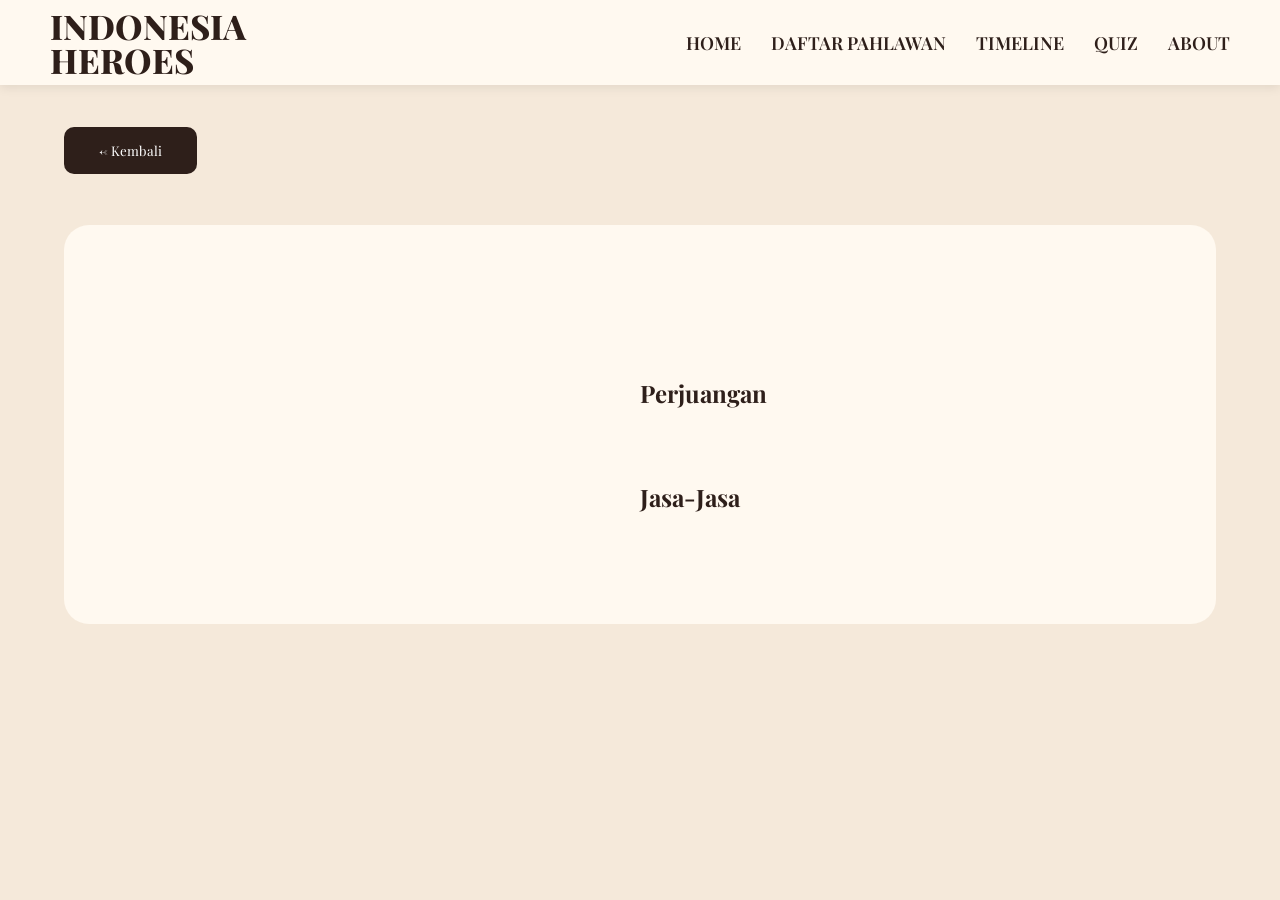
<file: detail-pahlawan.html>
<!DOCTYPE html>
<html lang="id">

<head>

<meta charset="UTF-8">
<meta name="viewport" content="width=device-width, initial-scale=1.0">

<title>Detail Pahlawan</title>

<link rel="stylesheet" href="style.css">

<link href="https://fonts.googleapis.com/css2?family=Playfair+Display:wght@400;600;700;800&display=swap" rel="stylesheet">

</head>

<body>

<nav>

<div class="logo">

<h1>INDONESIA<br>HEROES</h1>

</div>

<div class="menu">

<a href="index.html">HOME</a>

<a href="daftar-pahlawan.html">DAFTAR PAHLAWAN</a>

<a href="timeline.html">TIMELINE</a>

<a href="quiz.html">QUIZ</a>

<a href="about.html">ABOUT</a>

</div>

</nav>

<div class="container">

<br><br>

<button class="btn"
onclick="history.back()">

← Kembali

</button>

<br><br>

<div class="hero"

style="align-items:flex-start;">

<div class="hero-image">

<img
id="foto">

</div>

<div class="hero-text">

<h1 id="nama"></h1>

<br>

<p id="biodata"></p>

<br>

<h2>Perjuangan</h2>

<br>

<p id="perjuangan"></p>

<br>

<h2>Jasa-Jasa</h2>

<br>

<p id="jasa"></p>

</div>

</div>

</div>

<script>

const id =
new URLSearchParams(window.location.search).get("id");

const foto =
document.getElementById("foto");

const nama =
document.getElementById("nama");

const biodata =
document.getElementById("biodata");

const perjuangan =
document.getElementById("perjuangan");

const jasa =
document.getElementById("jasa");

if(id=="soekarno"){

foto.src="images/Soekarno.png";

nama.innerHTML="Ir. Soekarno";

biodata.innerHTML=`

<b>Nama Lengkap :</b> Ir. Soekarno (Bung Karno)

<br><br>

<b>Nama Lahir :</b> Koesno Sosrodihardjo

<br><br>

<b>Lahir :</b> Surabaya, 6 Juni 1901

<br><br>

<b>Wafat :</b> Jakarta, 21 Juni 1970

<br><br>

<b>Agama :</b> Islam

<br><br>

<b>Pendidikan :</b> Technische Hoogeschool te Bandoeng (ITB)

<br><br>

<b>Jabatan :</b> Presiden Pertama Republik Indonesia

`;

perjuangan.innerHTML=`

• Bersama Mohammad Hatta memproklamasikan kemerdekaan Indonesia.

<br><br>

• Merumuskan dasar negara Pancasila.

<br><br>

• Memimpin perjuangan bangsa menuju kemerdekaan.

<br><br>

• Menjadi Presiden pertama Republik Indonesia.

`;

jasa.innerHTML=`

• Membacakan teks Proklamasi.

<br><br>

• Mempersatukan rakyat Indonesia.

<br><br>

• Meletakkan dasar pemerintahan Indonesia.

`;

}

if(id=="kartini"){

foto.src="images/Kartini.png";

nama.innerHTML="R.A Kartini";

biodata.innerHTML=`

<b>Lahir :</b> Jepara, 21 April 1879

<br><br>

<b>Wafat :</b> Rembang, 17 September 1904

<br><br>

<b>Julukan :</b> Pelopor Emansipasi Wanita Indonesia

`;

perjuangan.innerHTML=`

Memperjuangkan hak perempuan Indonesia terutama dalam pendidikan.

`;

jasa.innerHTML=`

Membuka jalan bagi pendidikan perempuan Indonesia dan menjadi inspirasi emansipasi wanita.

`;

}

if(id=="sudirman"){

foto.src="images/Jenderal Sudirman.png";

nama.innerHTML="Jenderal Sudirman";

biodata.innerHTML=`

<b>Lahir :</b> Purbalingga, 24 Januari 1916

<br><br>

<b>Wafat :</b> Magelang, 29 Januari 1950

<br><br>

<b>Julukan :</b> Panglima Besar TNI Pertama

`;

perjuangan.innerHTML=`

Memimpin perang gerilya mempertahankan kemerdekaan Indonesia melawan Belanda.

`;

jasa.innerHTML=`

Menjadi simbol perjuangan dan kepemimpinan TNI Indonesia.

`;

}

if(id=="cutnyakdien"){

foto.src="images/Cut Nyak Dien.png";

nama.innerHTML="Cut Nyak Dien";

biodata.innerHTML=`

<b>Lahir :</b> Lampadang, Aceh Besar, sekitar tahun 1848

<br><br>

<b>Wafat :</b> Sumedang, 6 November 1908

<br><br>

<b>Julukan :</b> Srikandi dari Aceh

`;

perjuangan.innerHTML=`

Memimpin rakyat Aceh melawan penjajah Belanda dengan semangat yang luar biasa.

`;

jasa.innerHTML=`

Menjadi simbol keberanian perempuan Indonesia dalam perjuangan kemerdekaan.

`;

}
// ===============================
// DEWI SARTIKA
// ===============================

if(id=="dewisartika"){

foto.src="images/Dewi Sartika.png";

nama.innerHTML="Dewi Sartika";

biodata.innerHTML=`

<b>Nama Lengkap :</b> Dewi Sartika

<br><br>

<b>Tempat, Tanggal Lahir :</b> Bandung, 4 Desember 1884

<br><br>

<b>Wafat :</b> Tasikmalaya, 11 September 1947

<br><br>

<b>Agama :</b> Islam

<br><br>

<b>Julukan :</b> Pelopor Pendidikan Perempuan Indonesia

`;

perjuangan.innerHTML=`

• Mendirikan Sekolah Istri di Bandung tahun 1904.

<br><br>

• Memperjuangkan pendidikan bagi kaum perempuan.

<br><br>

• Mengajarkan keterampilan dan ilmu pengetahuan kepada wanita pribumi.

`;

jasa.innerHTML=`

• Pelopor pendidikan perempuan Indonesia.

<br><br>

• Menginspirasi lahirnya sekolah perempuan di berbagai daerah.

`;

}


// ===============================
// DR SOEPOMO
// ===============================

if(id=="soepomo"){

foto.src="images/Dr.Soepomo.png";

nama.innerHTML="Dr. Soepomo";

biodata.innerHTML=`

<b>Nama Lengkap :</b> Prof. Mr. Dr. Soepomo

<br><br>

<b>Tempat, Tanggal Lahir :</b> Sukoharjo, 22 Januari 1903

<br><br>

<b>Wafat :</b> Jakarta, 12 September 1958

<br><br>

<b>Julukan :</b> Arsitek UUD 1945

`;

perjuangan.innerHTML=`

• Menjadi anggota BPUPKI.

<br><br>

• Merumuskan dasar negara Indonesia.

<br><br>

• Menyusun UUD 1945.

`;

jasa.innerHTML=`

• Berperan besar dalam penyusunan UUD 1945.

<br><br>

• Menjadi Menteri Kehakiman pertama Indonesia.

`;

}


// ===============================
// KI HADJAR DEWANTARA
// ===============================

if(id=="kihadjar"){

foto.src="images/Ki Hadjar Dewantara.png";

nama.innerHTML="Ki Hadjar Dewantara";

biodata.innerHTML=`

<b>Nama Lengkap :</b> R.M. Soewardi Soerjaningrat

<br><br>

<b>Tempat, Tanggal Lahir :</b> Yogyakarta, 2 Mei 1889

<br><br>

<b>Wafat :</b> Yogyakarta, 26 April 1959

<br><br>

<b>Julukan :</b> Bapak Pendidikan Nasional

`;

perjuangan.innerHTML=`

• Mendirikan Perguruan Taman Siswa.

<br><br>

• Memperjuangkan pendidikan untuk seluruh rakyat Indonesia.

`;

jasa.innerHTML=`

• Tokoh pendidikan Indonesia.

<br><br>

• Hari lahirnya diperingati sebagai Hari Pendidikan Nasional.

`;

}


// ===============================
// MOHAMMAD HATTA
// ===============================

if(id=="hatta"){

foto.src="images/Mohammad Hatta.png";

nama.innerHTML="Mohammad Hatta";

biodata.innerHTML=`

<b>Nama Lengkap :</b> Drs. Mohammad Hatta

<br><br>

<b>Tempat, Tanggal Lahir :</b> Bukittinggi, 12 Agustus 1902

<br><br>

<b>Wafat :</b> Jakarta, 14 Maret 1980

<br><br>

<b>Julukan :</b> Bapak Koperasi Indonesia

`;

perjuangan.innerHTML=`

• Mendampingi Soekarno memproklamasikan kemerdekaan Indonesia.

<br><br>

• Menjadi Wakil Presiden pertama Indonesia.

`;

jasa.innerHTML=`

• Proklamator Indonesia.

<br><br>

• Mengembangkan koperasi Indonesia.

`;

}


// ===============================
// PANGERAN DIPONEGORO
// ===============================

if(id=="diponegoro"){

foto.src="images/Pangeran Diponegoro.png";

nama.innerHTML="Pangeran Diponegoro";

biodata.innerHTML=`

<b>Nama Lengkap :</b> Bendara Raden Mas Mustahar

<br><br>

<b>Tempat, Tanggal Lahir :</b> Yogyakarta, 11 November 1785

<br><br>

<b>Wafat :</b> Makassar, 8 Januari 1855

<br><br>

<b>Julukan :</b> Pahlawan Perang Jawa

`;

perjuangan.innerHTML=`

• Memimpin Perang Jawa tahun 1825-1830.

<br><br>

• Menggerakkan rakyat melawan Belanda.

`;

jasa.innerHTML=`

• Menjadi simbol perjuangan melawan kolonialisme.

`;

}


// ===============================
// PANGERAN ANTASARI
// ===============================

if(id=="antasari"){

foto.src="images/Pangeran Antasari.png";

nama.innerHTML="Pangeran Antasari";

biodata.innerHTML=`

<b>Tempat, Tanggal Lahir :</b> Banjar, 1797

<br><br>

<b>Wafat :</b> Hulu Sungai, 11 Oktober 1862

<br><br>

<b>Julukan :</b> Pahlawan Perang Banjar

`;

perjuangan.innerHTML=`

• Memimpin Perang Banjar melawan Belanda.

`;

jasa.innerHTML=`

• Menyatukan rakyat Banjar melawan penjajah.

`;

}


// ===============================
// SULTAN HASANUDDIN
// ===============================

if(id=="hasanuddin"){

foto.src="images/Sultan Hasanuddin.png";

nama.innerHTML="Sultan Hasanuddin";

biodata.innerHTML=`

<b>Tempat, Tanggal Lahir :</b> Makassar, 12 Januari 1631

<br><br>

<b>Wafat :</b> Makassar, 12 Juni 1670

<br><br>

<b>Julukan :</b> Ayam Jantan dari Timur

`;

perjuangan.innerHTML=`

• Memimpin Kesultanan Gowa melawan VOC.

`;

jasa.innerHTML=`

• Menjadi simbol keberanian rakyat Sulawesi Selatan.

`;

}


// ===============================
// SUTOMO (BUNG TOMO)
// ===============================

if(id=="sutomo"){

foto.src="images/Sutomo.png";

nama.innerHTML="Sutomo (Bung Tomo)";

biodata.innerHTML=`

<b>Tempat, Tanggal Lahir :</b> Surabaya, 3 Oktober 1920

<br><br>

<b>Wafat :</b> Arab Saudi, 7 Oktober 1981

<br><br>

<b>Julukan :</b> Bung Tomo

`;

perjuangan.innerHTML=`

• Mengobarkan semangat rakyat Surabaya melalui pidato-pidatonya.

<br><br>

• Memimpin perjuangan mempertahankan kemerdekaan Indonesia.

`;

jasa.innerHTML=`

• Ikon Pertempuran Surabaya 10 November 1945.

`;

}

</script>

</body>

</html>
</file>
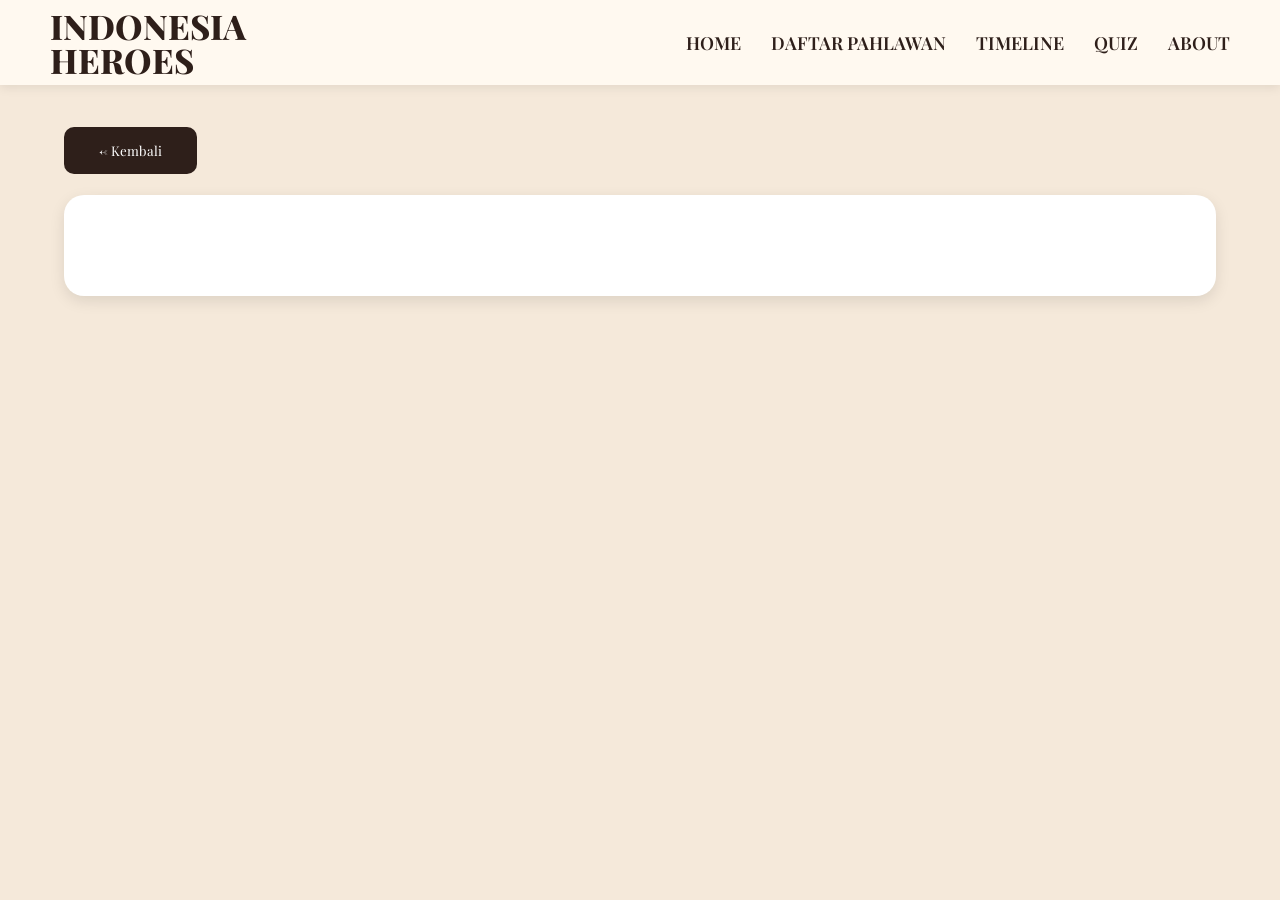
<file: timeline-detail.html>
<!DOCTYPE html>
<html lang="id">

<head>

<meta charset="UTF-8">
<meta name="viewport" content="width=device-width, initial-scale=1.0">

<title>Detail Timeline</title>

<link rel="stylesheet" href="style.css">

<link href="https://fonts.googleapis.com/css2?family=Playfair+Display:wght@400;600;700;800&display=swap" rel="stylesheet">

</head>

<body>

<nav>

<div class="logo">
<h1>INDONESIA<br>HEROES</h1>
</div>

<div class="menu">

<a href="index.html">HOME</a>
<a href="daftar-pahlawan.html">DAFTAR PAHLAWAN</a>
<a href="timeline.html">TIMELINE</a>
<a href="quiz.html">QUIZ</a>
<a href="about.html">ABOUT</a>

</div>

</nav>

<div class="container">

<br><br>

<button class="btn"
onclick="history.back()">

← Kembali

</button>

<br><br>

<div
style="background:white;padding:40px;border-radius:20px;box-shadow:0 5px 15px rgba(0,0,0,.1);">

<h1 id="judul"></h1>

<br>

<p
id="isi"
style="line-height:35px;font-size:20px;">

</p>

</div>

</div>

<script>

const id =
new URLSearchParams(window.location.search).get("id");

const judul =
document.getElementById("judul");

const isi =
document.getElementById("isi");

if(id=="budiutomo"){

judul.innerHTML="Budi Utomo";

isi.innerHTML=`

Budi Utomo adalah organisasi pergerakan nasional pertama di Indonesia yang didirikan di Batavia pada 20 Mei 1908 oleh Dr. Sutomo dan para mahasiswa STOVIA.

<br><br>

<b>Penggagas :</b> dr. Wahidin Soedirohusodo.

<br><br>

<b>Pendiri :</b> Dr. Sutomo bersama pelajar STOVIA.

<br><br>

<b>Tujuan :</b> Memajukan pendidikan dan kebudayaan masyarakat pribumi.

<br><br>

Tanggal 20 Mei kemudian ditetapkan sebagai Hari Kebangkitan Nasional.

`;

}

if(id=="sarekatislam"){

judul.innerHTML="Sarekat Islam";

isi.innerHTML=`

Didirikan pada tahun 1912 oleh H.O.S Tjokroaminoto.

Bertujuan meningkatkan kesejahteraan rakyat pribumi dan memperjuangkan persatuan umat Islam Indonesia.

`;

}

if(id=="muhammadiyah"){

judul.innerHTML="Muhammadiyah";

isi.innerHTML=`

Didirikan oleh KH Ahmad Dahlan pada tahun 1912 di Yogyakarta.

Organisasi ini bergerak di bidang pendidikan, kesehatan, dan sosial.

`;

}

if(id=="pki"){

judul.innerHTML="PKI Berdiri";

isi.innerHTML=`

Partai Komunis Indonesia berdiri tahun 1920 dan menjadi salah satu partai politik terbesar sebelum dibubarkan.

`;

}

if(id=="pni"){

judul.innerHTML="PNI Berdiri";

isi.innerHTML=`

PNI didirikan Ir. Soekarno pada tahun 1927 sebagai wadah perjuangan kemerdekaan Indonesia.

`;

}

if(id=="sumpahpemuda"){

judul.innerHTML="Sumpah Pemuda";

isi.innerHTML=`

28 Oktober 1928 menjadi tonggak persatuan bangsa Indonesia melalui ikrar satu tanah air, satu bangsa, dan satu bahasa Indonesia.

`;

}

if(id=="jepang"){

judul.innerHTML="Jepang Masuk Indonesia";

isi.innerHTML=`

Pada tahun 1942 Jepang berhasil menguasai Indonesia setelah mengalahkan Belanda.

`;

}

if(id=="peta"){

judul.innerHTML="PETA Dibentuk";

isi.innerHTML=`

PETA dibentuk oleh Jepang tahun 1943 sebagai pasukan pertahanan yang kemudian menjadi cikal bakal TNI.

`;

}

if(id=="proklamasi"){

judul.innerHTML="Proklamasi Kemerdekaan";

isi.innerHTML=`

17 Agustus 1945 Ir. Soekarno dan Mohammad Hatta memproklamasikan kemerdekaan Indonesia.

`;

}

if(id=="uud1945"){

judul.innerHTML="Pengesahan UUD 1945";

isi.innerHTML=`

18 Agustus 1945 PPKI mengesahkan UUD 1945 sebagai dasar negara Indonesia.

`;

}

if(id=="kemerdekaan"){

judul.innerHTML="Perjuangan Mempertahankan Kemerdekaan";

isi.innerHTML=`

Periode 1945-1949 merupakan masa perjuangan rakyat Indonesia mempertahankan kemerdekaan dari Belanda.

`;

}

if(id=="surabaya"){

judul.innerHTML="Pertempuran Surabaya";

isi.innerHTML=`

10 November 1945 terjadi pertempuran besar di Surabaya yang dipimpin Bung Tomo.

Hari ini diperingati sebagai Hari Pahlawan.

`;

}

if(id=="kmb"){

judul.innerHTML="Konferensi Meja Bundar";

isi.innerHTML=`

Konferensi Meja Bundar tahun 1949 menghasilkan pengakuan kedaulatan Indonesia oleh Belanda.

`;

}

if(id=="kaa"){

judul.innerHTML="Konferensi Asia Afrika";

isi.innerHTML=`

Konferensi Asia Afrika tahun 1955 di Bandung mempererat kerja sama negara-negara Asia dan Afrika.

`;

}

if(id=="g30s"){

judul.innerHTML="G30S/PKI";

isi.innerHTML=`

Peristiwa Gerakan 30 September 1965 menjadi salah satu peristiwa penting dalam sejarah politik Indonesia.

`;

}

if(id=="ordebaru"){

judul.innerHTML="Orde Baru";

isi.innerHTML=`

Era Orde Baru dimulai tahun 1966 di bawah kepemimpinan Presiden Soeharto.

`;

}

if(id=="reformasi"){

judul.innerHTML="Reformasi Indonesia";

isi.innerHTML=`

Reformasi tahun 1998 menandai berakhirnya Orde Baru dan dimulainya era demokrasi yang lebih terbuka di Indonesia.

`;

}

</script>

</body>

</html>
</file>
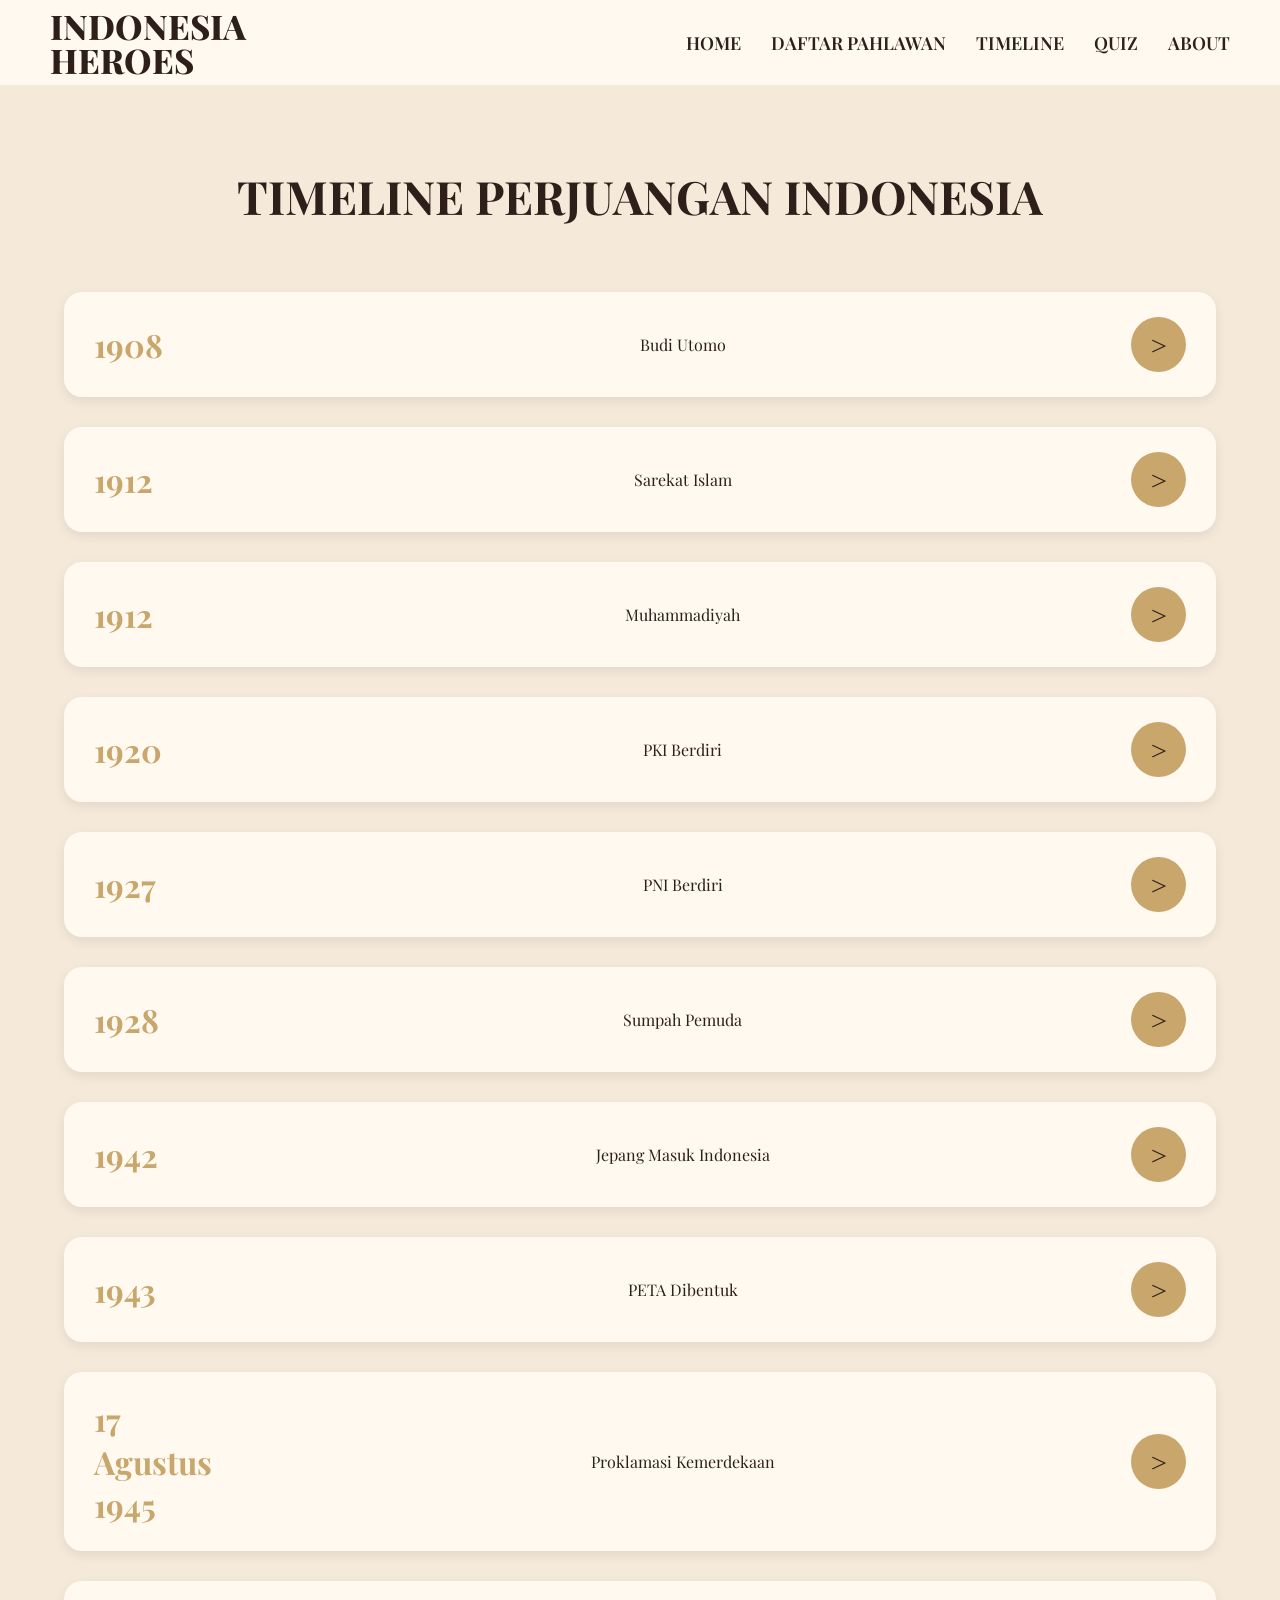
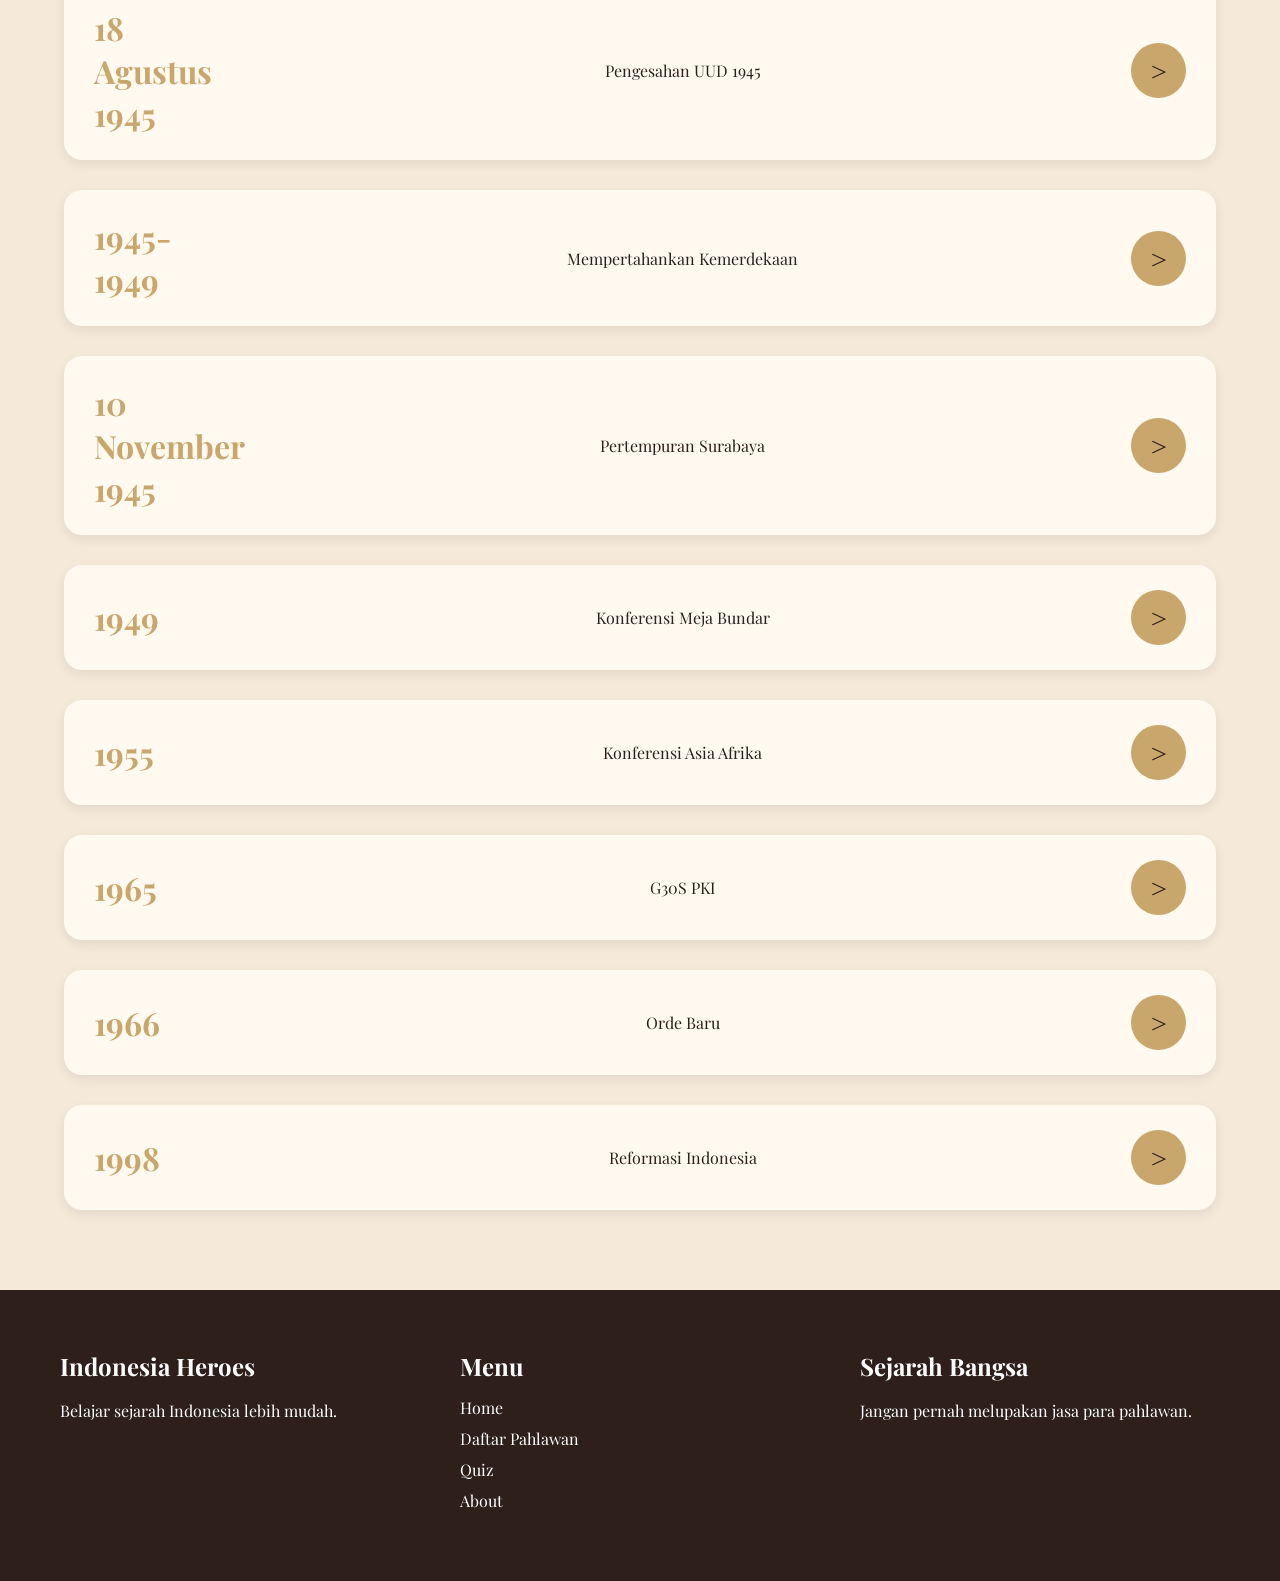
<file: timeline.html>
<!DOCTYPE html>
<html lang="id">

<head>

<meta charset="UTF-8">
<meta name="viewport" content="width=device-width, initial-scale=1.0">

<title>Timeline Indonesia</title>

<link rel="stylesheet" href="style.css">

<link href="https://fonts.googleapis.com/css2?family=Playfair+Display:wght@400;500;700;800&display=swap" rel="stylesheet">

</head>

<body>

<nav>

<div class="logo">
<h1>INDONESIA<br>HEROES</h1>
</div>

<div class="menu">

<a href="index.html">HOME</a>
<a href="daftar-pahlawan.html">DAFTAR PAHLAWAN</a>
<a href="timeline.html">TIMELINE</a>
<a href="quiz.html">QUIZ</a>
<a href="about.html">ABOUT</a>

</div>

</nav>

<div class="container">

<h1 class="section-title">

TIMELINE PERJUANGAN INDONESIA

</h1>

<section class="timeline">

<div class="line"></div>

<div class="timeline-box">

<h2>1908</h2>

<div class="timeline-card">

Budi Utomo

</div>

<div class="timeline-btn"

onclick="location.href='timeline-detail.html?id=budiutomo'">

>

</div>

</div>

<div class="timeline-box">

<h2>1912</h2>

<div class="timeline-card">

Sarekat Islam

</div>

<div class="timeline-btn"

onclick="location.href='timeline-detail.html?id=sarekatislam'">

>

</div>

</div>

<div class="timeline-box">

<h2>1912</h2>

<div class="timeline-card">

Muhammadiyah

</div>

<div class="timeline-btn"

onclick="location.href='timeline-detail.html?id=muhammadiyah'">

>

</div>

</div>

<div class="timeline-box">

<h2>1920</h2>

<div class="timeline-card">

PKI Berdiri

</div>

<div class="timeline-btn"

onclick="location.href='timeline-detail.html?id=pki'">

>

</div>

</div>

<div class="timeline-box">

<h2>1927</h2>

<div class="timeline-card">

PNI Berdiri

</div>

<div class="timeline-btn"

onclick="location.href='timeline-detail.html?id=pni'">

>

</div>

</div>

<div class="timeline-box">

<h2>1928</h2>

<div class="timeline-card">

Sumpah Pemuda

</div>

<div class="timeline-btn"

onclick="location.href='timeline-detail.html?id=sumpahpemuda'">

>

</div>

</div>

<div class="timeline-box">

<h2>1942</h2>

<div class="timeline-card">

Jepang Masuk Indonesia

</div>

<div class="timeline-btn"

onclick="location.href='timeline-detail.html?id=jepang'">

>

</div>

</div>

<div class="timeline-box">

<h2>1943</h2>

<div class="timeline-card">

PETA Dibentuk

</div>

<div class="timeline-btn"

onclick="location.href='timeline-detail.html?id=peta'">

>

</div>

</div>

<div class="timeline-box">

<h2>17 Agustus 1945</h2>

<div class="timeline-card">

Proklamasi Kemerdekaan

</div>

<div class="timeline-btn"

onclick="location.href='timeline-detail.html?id=proklamasi'">

>

</div>

</div>

<div class="timeline-box">

<h2>18 Agustus 1945</h2>

<div class="timeline-card">

Pengesahan UUD 1945

</div>

<div class="timeline-btn"

onclick="location.href='timeline-detail.html?id=uud1945'">

>

</div>

</div>

<div class="timeline-box">

<h2>1945-1949</h2>

<div class="timeline-card">

Mempertahankan Kemerdekaan

</div>

<div class="timeline-btn"

onclick="location.href='timeline-detail.html?id=kemerdekaan'">

>

</div>

</div>

<div class="timeline-box">

<h2>10 November 1945</h2>

<div class="timeline-card">

Pertempuran Surabaya

</div>

<div class="timeline-btn"

onclick="location.href='timeline-detail.html?id=surabaya'">

>

</div>

</div>

<div class="timeline-box">

<h2>1949</h2>

<div class="timeline-card">

Konferensi Meja Bundar

</div>

<div class="timeline-btn"

onclick="location.href='timeline-detail.html?id=kmb'">

>

</div>

</div>

<div class="timeline-box">

<h2>1955</h2>

<div class="timeline-card">

Konferensi Asia Afrika

</div>

<div class="timeline-btn"

onclick="location.href='timeline-detail.html?id=kaa'">

>

</div>

</div>

<div class="timeline-box">

<h2>1965</h2>

<div class="timeline-card">

G30S PKI

</div>

<div class="timeline-btn"

onclick="location.href='timeline-detail.html?id=g30s'">

>

</div>

</div>

<div class="timeline-box">

<h2>1966</h2>

<div class="timeline-card">

Orde Baru

</div>

<div class="timeline-btn"

onclick="location.href='timeline-detail.html?id=ordebaru'">

>

</div>

</div>

<div class="timeline-box">

<h2>1998</h2>

<div class="timeline-card">

Reformasi Indonesia

</div>

<div class="timeline-btn"

onclick="location.href='timeline-detail.html?id=reformasi'">

>

</div>

</div>

</section>

</div>

<footer>

<div class="footer-grid">

<div>

<h2>Indonesia Heroes</h2>

<p>

Belajar sejarah Indonesia lebih mudah.

</p>

</div>

<div>

<h2>Menu</h2>

<a href="index.html">Home</a>

<a href="daftar-pahlawan.html">Daftar Pahlawan</a>

<a href="quiz.html">Quiz</a>

<a href="about.html">About</a>

</div>

<div>

<h2>Sejarah Bangsa</h2>

<p>

Jangan pernah melupakan jasa para pahlawan.

</p>

</div>

</div>

</footer>

<script src="script.js"></script>

</body>

</html>
</file>
<file: style.css>
@import url('https://fonts.googleapis.com/css2?family=Playfair+Display:wght@400;500;600;700;800&display=swap');

*{
margin:0;
padding:0;
box-sizing:border-box;
font-family:'Playfair Display',serif;
scroll-behavior:smooth;
}

body{
background:#F5E9DA;
color:#2E1F1A;
overflow-x:hidden;
}

a{
text-decoration:none;
color:#2E1F1A;
}

img{
width:100%;
display:block;
}

.container{
width:90%;
max-width:1300px;
margin:auto;
}

/*================ NAVBAR =================*/

nav{
width:100%;
height:85px;
background:#FFF9F0;
display:flex;
justify-content:space-between;
align-items:center;
padding:0 50px;
position:sticky;
top:0;
z-index:999;
box-shadow:0 3px 10px rgba(0,0,0,.08);
}

.logo h1{
font-size:34px;
font-weight:800;
line-height:34px;
}

.logo span{
font-size:14px;
color:#666;
}

.menu{
display:flex;
gap:30px;
}

.menu a{
font-size:18px;
font-weight:600;
transition:.3s;
}

.menu a:hover{
color:#C9A66B;
}

.search{
font-size:28px;
cursor:pointer;
transition:.3s;
}

.search:hover{
transform:scale(1.1);
}

/*================ HERO =================*/

.hero{
display:flex;
justify-content:space-between;
align-items:center;
background:#FFF9F0;
padding:60px;
margin-top:30px;
border-radius:25px;
}

.hero-text{
width:50%;
}

.hero-text h1{
font-size:60px;
line-height:68px;
margin-bottom:20px;
}

.hero-text p{
font-size:20px;
line-height:34px;
margin-bottom:30px;
}

.hero-image{
width:42%;
}

.button{
display:flex;
gap:15px;
}

.btn{
padding:15px 35px;
background:#2E1F1A;
color:white;
border:none;
border-radius:10px;
cursor:pointer;
transition:.3s;
}

.btn:hover{
background:#C9A66B;
color:#2E1F1A;
}

.btn2{
padding:15px 35px;
background:white;
border:2px solid #C9A66B;
border-radius:10px;
cursor:pointer;
transition:.3s;
}

.btn2:hover{
background:#FFDFA9;
}

/*================ FEATURE =================*/

.feature{
display:flex;
justify-content:center;
gap:25px;
margin-top:60px;
}

.feature-card{
background:#FFF9F0;
padding:25px;
width:350px;
border-radius:18px;
display:flex;
gap:20px;
align-items:center;
cursor:pointer;
transition:.3s;
box-shadow:0 5px 15px rgba(0,0,0,.08);
}

.feature-card:hover{
transform:translateY(-8px);
background:#FFDFA9;
}

.icon{
width:65px;
height:65px;
background:#FFDFA9;
border-radius:50%;
display:flex;
align-items:center;
justify-content:center;
font-size:30px;
}

.section-title{
font-size:46px;
margin-top:80px;
margin-bottom:35px;
text-align:center;
}

/*================ SLIDER HOME =================*/

.slider-wrapper{
display:flex;
align-items:center;
gap:20px;
margin-top:20px;
}

.hero-slider{
display:flex;
overflow-x:auto;
scroll-behavior:smooth;
gap:25px;
flex:1;
padding:10px;
scrollbar-width:none;
}

.hero-slider::-webkit-scrollbar{
display:none;
}

.hero-slider .hero-card{
min-width:260px;
max-width:260px;
flex-shrink:0;
}

/*================ HERO CARD =================*/

.hero-card{
background:#FFF9F0;
padding:15px;
border-radius:18px;
box-shadow:0 5px 15px rgba(0,0,0,.08);
transition:.3s;
cursor:pointer;
}

.hero-card:hover{
transform:translateY(-8px);
}

.hero-card img{
height:280px;
object-fit:cover;
border-radius:12px;
}

.hero-card h2{
margin-top:15px;
font-size:28px;
}

.hero-card p{
margin-top:10px;
line-height:26px;
}

.slide-button{
width:60px;
height:60px;
border:none;
border-radius:50%;
background:#C9A66B;
font-size:28px;
cursor:pointer;
transition:.3s;
}

.slide-button:hover{
background:#2E1F1A;
color:white;
}

/*================ DAFTAR PAHLAWAN =================*/

.hero-list{
display:grid;
grid-template-columns:repeat(4,1fr);
gap:25px;
margin-top:30px;
}

.hero-list .hero-card{
width:100%;
min-width:0;
max-width:100%;
}

/*================ TIMELINE =================*/

.timeline{
display:flex;
flex-direction:column;
gap:30px;
margin-top:20px;
margin-bottom:70px;
}

.timeline-box{
display:flex;
justify-content:space-between;
align-items:center;
background:#FFF9F0;
padding:25px 30px;
border-radius:18px;
box-shadow:0 4px 12px rgba(0,0,0,.08);
transition:.3s;
}

.timeline-box:hover{
transform:translateY(-5px);
}

.timeline-box h2{
font-size:32px;
width:140px;
color:#C9A66B;
}

.timeline-box h3{
font-size:24px;
width:240px;
}

.timeline-box p{
flex:1;
padding:0 20px;
line-height:28px;
}

.timeline-btn{
width:55px;
height:55px;
background:#C9A66B;
border-radius:50%;
display:flex;
justify-content:center;
align-items:center;
font-size:28px;
cursor:pointer;
transition:.3s;
}

.timeline-btn:hover{
background:#2E1F1A;
color:white;
}

/*================ QUIZ =================*/

.quiz-banner{
display:flex;
justify-content:space-between;
align-items:center;
background:#FFF9F0;
padding:50px;
border-radius:25px;
margin-top:80px;
margin-bottom:80px;
}

.quiz-banner h2{
font-size:42px;
margin-bottom:20px;
}

.quiz-banner p{
font-size:20px;
line-height:30px;
}

.quiz-banner img{
max-width:340px;
}

.quiz-button{
margin-top:20px;
padding:15px 35px;
background:#2E1F1A;
color:white;
border:none;
border-radius:10px;
cursor:pointer;
transition:.3s;
font-size:18px;
}

.quiz-button:hover{
background:#C9A66B;
color:#2E1F1A;
}

/*================ FOOTER =================*/

footer{
background:#2E1F1A;
color:white;
padding:60px;
margin-top:80px;
}

.footer-grid{
display:grid;
grid-template-columns:repeat(3,1fr);
gap:40px;
}

.footer-grid h2{
margin-bottom:15px;
}

.footer-grid p{
line-height:28px;
}

.footer-grid a{
display:block;
margin-bottom:10px;
color:white;
transition:.3s;
}

.footer-grid a:hover{
color:#FFDFA9;
}

/*================ QUIZ =================*/

.question{
font-size:38px;
margin-bottom:35px;
}

.option{
background:white;
padding:18px;
margin-bottom:18px;
border-radius:12px;
cursor:pointer;
transition:.3s;
}

.option:hover{
background:#FFDFA9;
}

/*================ ANIMASI =================*/

@keyframes salah{

0%{
transform:scale(1);
}

50%{
transform:scale(1.3);
}

100%{
transform:scale(1);
}

}

.salah{
animation:salah .5s;
}

@keyframes fadeUp{

from{
opacity:0;
transform:translateY(40px);
}

to{
opacity:1;
transform:translateY(0);
}

}

.hero-card,
.feature-card,
.timeline-box,
.quiz-banner{
animation:fadeUp .8s ease;
}

/*================ RESPONSIVE TABLET =================*/

@media(max-width:1000px){

nav{
padding:20px;
}

.hero{
flex-direction:column;
text-align:center;
}

.hero-text{
width:100%;
}

.hero-image{
width:90%;
margin-top:30px;
}

.feature{
flex-direction:column;
align-items:center;
}

.hero-list{
grid-template-columns:repeat(2,1fr);
}

.timeline-box{
flex-direction:column;
align-items:flex-start;
gap:15px;
}

.timeline-box h2,
.timeline-box h3,
.timeline-box p{
width:100%;
padding:0;
}

.quiz-banner{
flex-direction:column;
text-align:center;
gap:30px;
}

.footer-grid{
grid-template-columns:1fr;
text-align:center;
}

}

/*================ RESPONSIVE HP =================*/

@media(max-width:768px){

nav{
flex-direction:column;
height:auto;
padding:20px;
gap:15px;
}

.menu{
flex-wrap:wrap;
justify-content:center;
gap:12px;
}

.hero{
padding:30px;
}

.hero-text h1{
font-size:42px;
line-height:50px;
}

.hero-text p{
font-size:18px;
line-height:30px;
}

.button{
flex-direction:column;
}

.section-title{
font-size:34px;
}

.hero-list{
grid-template-columns:1fr;
}

.hero-slider .hero-card{
min-width:210px;
max-width:210px;
}

.hero-card img{
height:220px;
}

.slide-button{
width:45px;
height:45px;
font-size:22px;
}

.quiz-banner{
padding:30px;
}

.quiz-banner h2{
font-size:30px;
}

.quiz-banner img{
max-width:220px;
}

footer{
padding:40px 20px;
}
.creator{
margin-bottom:25px;
font-size:18px;
line-height:32px;
color:#C9A66B;
font-weight:500;
}

.creator b{
color:#2E1F1A;
font-weight:700;
}
}
</file>
